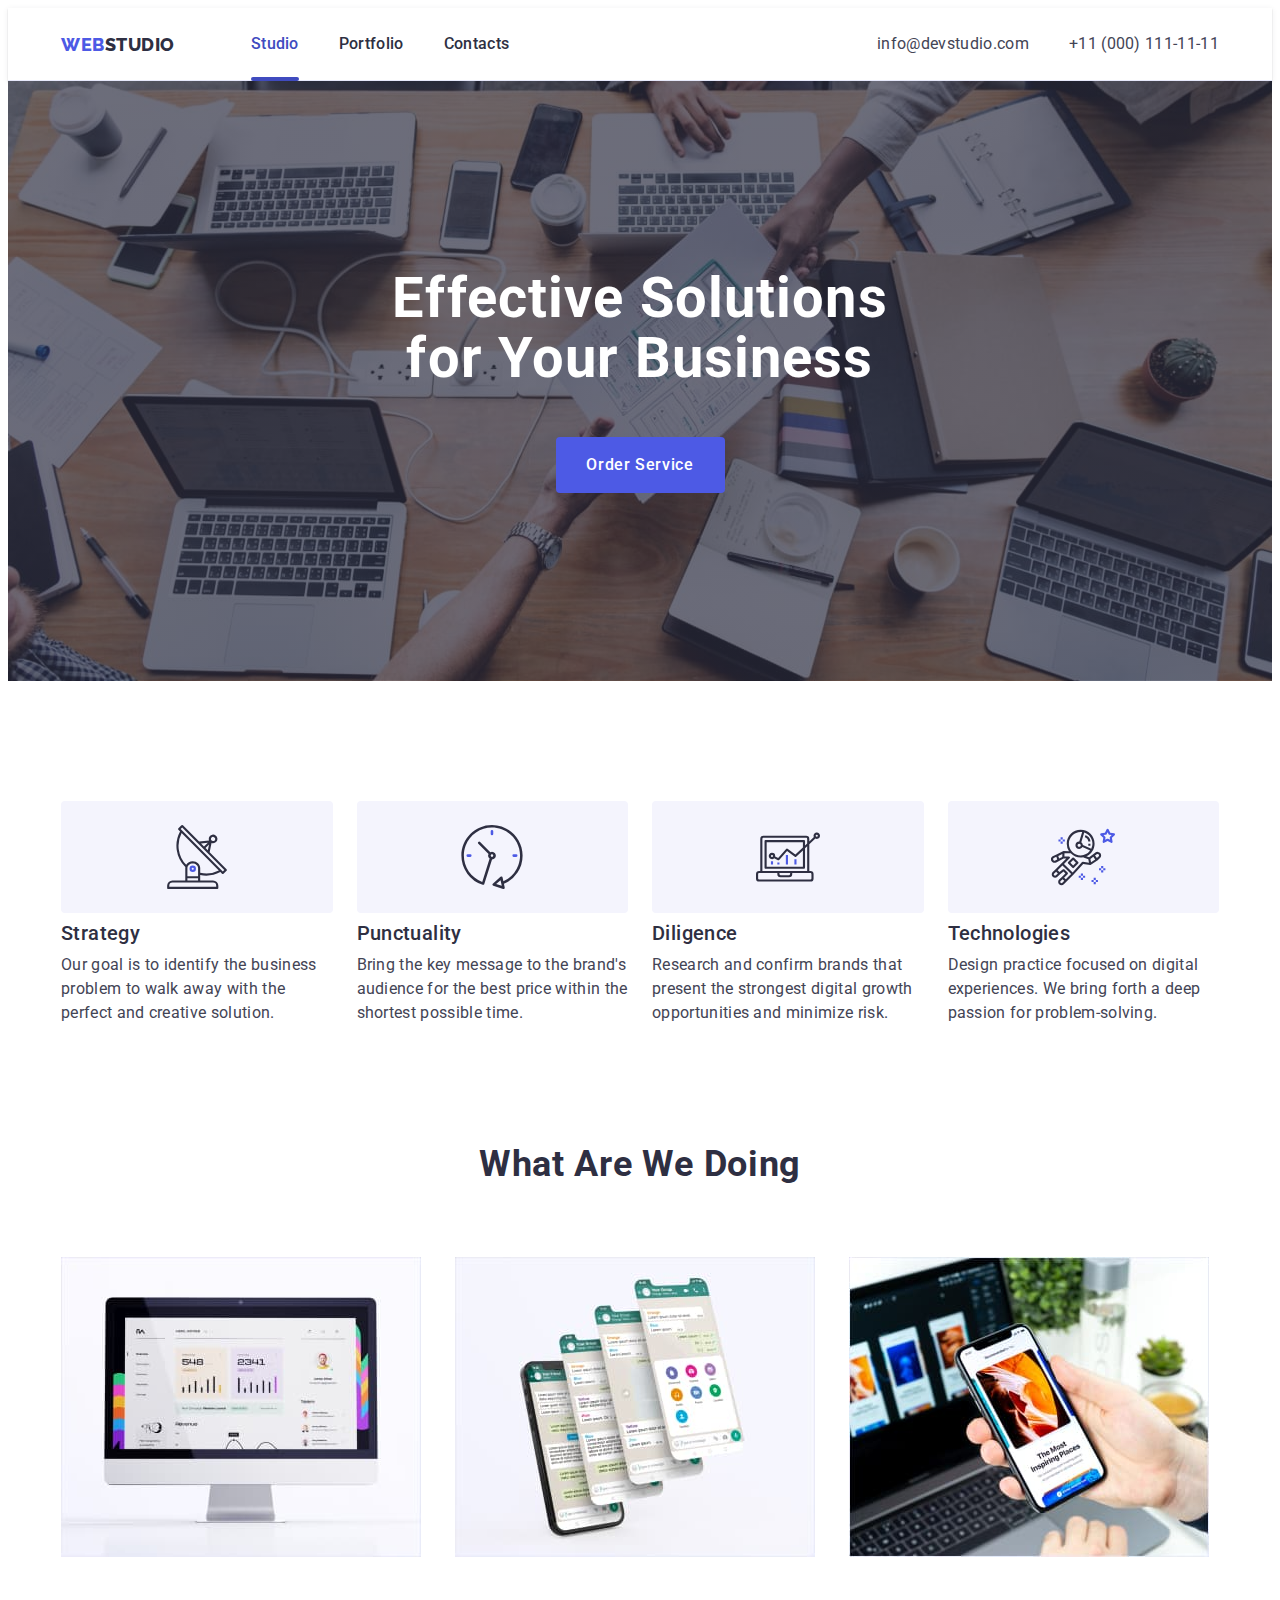
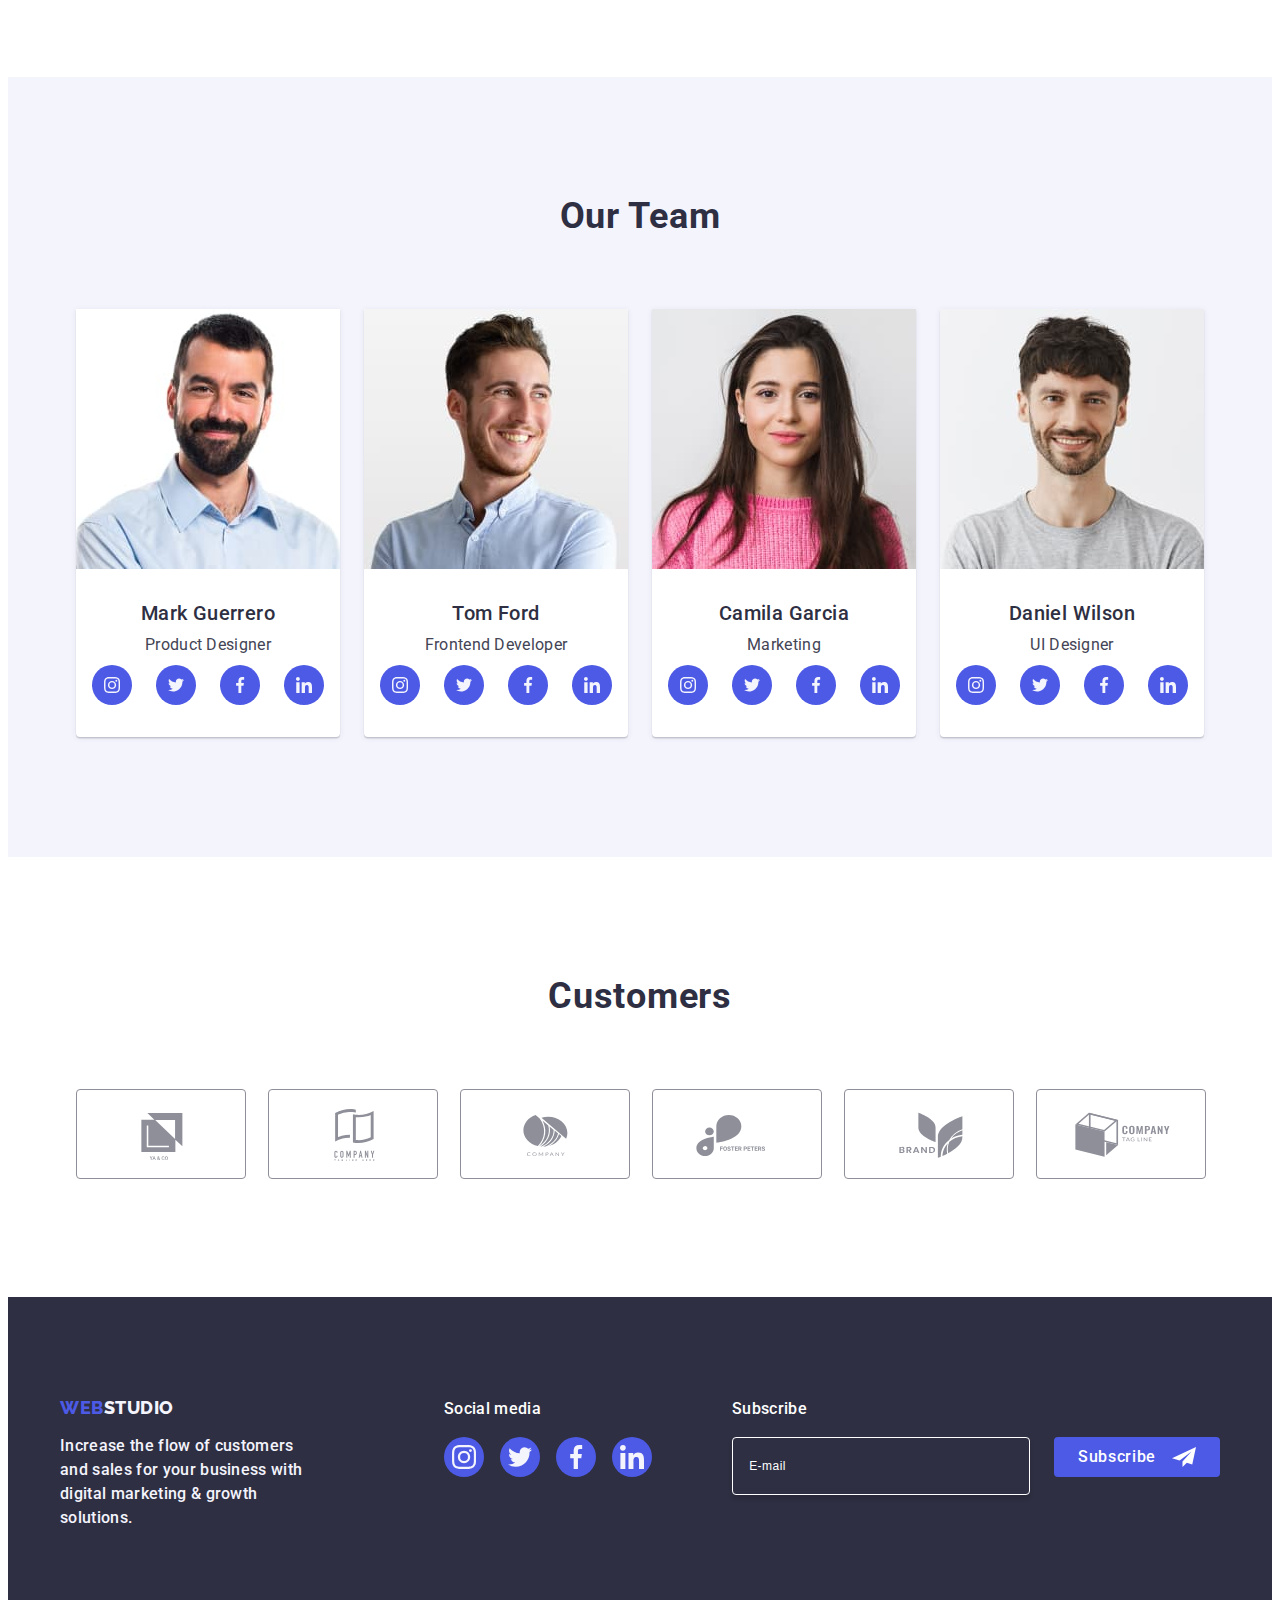
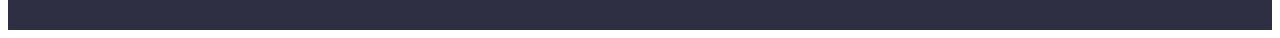
<file: index.html>
<!DOCTYPE html>
<html lang="en">
  <head>
    <meta charset="UTF-8" />
    <meta name="viewport" content="width=device-width, initial-scale=1.0" />
    <link rel="preconnect" href="https://fonts.googleapis.com" />
    <link rel="preconnect" href="https://fonts.gstatic.com" crossorigin />
    <link
      href="https://fonts.googleapis.com/css2?family=Raleway:wght@800&family=Roboto:wght@400;500;700;900&display=swap"
      rel="stylesheet"
    />
    <link
      rel="stylesheet"
      href="https://cdnjs.cloudflare.com/ajax/libs/modern-normalize/2.0.0/modern-normalize.min.css"
      integrity="sha512-4xo8blKMVCiXpTaLzQSLSw3KFOVPWhm/TRtuPVc4WG6kUgjH6J03IBuG7JZPkcWMxJ5huwaBpOpnwYElP/m6wg=="
      crossorigin="anonymous"
      referrerpolicy="no-referrer"
    />
    <link rel="stylesheet" href="./css/styles.css" />
    <title>WEBSTUDIO</title>
  </head>
  <body>
    <header class="menu-header">
      <div class="container menu-container">
        <nav class="menu-nav">
          <a href="./index.html" class="logo link"
            >Web<span class="logo-studio">Studio</span></a
          >
          <div class="mobile-page js-menu-container">
            <button class="menu-btn-mobile-close js-close-menu" type="button">
              <svg class="menu-btn-mobile-icon-close" width="8" height="8">
                <use href="./images/icons.svg#icon-x-close"></use>
              </svg>
            </button>
            <ul class="menu list">
              <li class="menu-li">
                <a href="./index.html" class="menu-page link current">Studio</a>
              </li>
              <li class="menu-li">
                <a href="./portfolio.html" class="menu-page link">Portfolio</a>
              </li>
              <li class="menu-li">
                <a href="" class="menu-page link">Contacts</a>
              </li>
            </ul>
            <address class="contact">
              <ul class="contact-info list">
                <li class="contact-info-li">
                  <a
                    href="mailto:info@devstudio.com"
                    class="contact-info-mt link"
                    >info@devstudio.com</a
                  >
                </li>
                <li>
                  <a
                    href="tel:+110001111111"
                    class="contact-info-mt link current"
                    >+11 (000) 111-11-11</a
                  >
                </li>
              </ul>
            </address>
            <ul class="social-ftr-list list">
              <li class="social-ftr-li">
                <a href="" class="social-ftr-link">
                  <svg class="social-ftr-icon" width="24" height="24">
                    <use href="./images/icons.svg#icon-instagram"></use>
                  </svg>
                </a>
              </li>
              <li class="social-ftr-li">
                <a href="" class="social-ftr-link">
                  <svg class="social-ftr-icon" width="24" height="24">
                    <use href="./images/icons.svg#icon-twitter"></use>
                  </svg>
                </a>
              </li>
              <li class="social-ftr-li">
                <a href="" class="social-ftr-link">
                  <svg class="social-ftr-icon" width="24" height="24">
                    <use href="./images/icons.svg#icon-facebook"></use>
                  </svg>
                </a>
              </li>
              <li class="social-ftr-li">
                <a href="" class="social-ftr-link">
                  <svg class="social-ftr-icon" width="24" height="24">
                    <use href="./images/icons.svg#icon-linkedin"></use>
                  </svg>
                </a>
              </li>
            </ul>
          </div>
          <div class="menu-btn-mobile js-open-menu">
            <svg class="menu-btn-mobile-icon" width="32" height="22">
              <use href="./images/icons.svg#icon-header-menu"></use>
            </svg>
          </div>
        </nav>
        <address class="contact">
          <ul class="contact-info list">
            <li class="contact-info-li">
              <a href="mailto:info@devstudio.com" class="contact-info-mt link"
                >info@devstudio.com</a
              >
            </li>
            <li>
              <a href="tel:+110001111111" class="contact-info-mt link"
                >+11 (000) 111-11-11</a
              >
            </li>
          </ul>
        </address>
      </div>
    </header>

    <main>
      <section class="black">
        <div class="container">
          <h1 class="black-title">Effective Solutions for Your Business</h1>
          <button type="button" class="black-btn" data-modal-open>
            Order Service
          </button>
        </div>
      </section>

      <section class="presentation">
        <div class="container">
          <h2 class="presentation-title visually-hidden">
            Lorem ipsum dolor sit amet.
          </h2>
          <ul class="presentation-cards list">
            <li class="presentation-cards-li">
              <div class="presentation-cards-fon">
                <svg class="icon" width="64" height="64">
                  <use href="./images/icons.svg#icon-antenna"></use>
                </svg>
              </div>
              <h3 class="presentation-subtitle">Strategy</h3>
              <p class="presentation-text">
                Our goal is to identify the business problem to walk away with
                the perfect and creative solution.
              </p>
            </li>
            <li class="presentation-cards-li">
              <div class="presentation-cards-fon">
                <svg class="icon" width="64" height="64">
                  <use href="./images/icons.svg#icon-clock"></use>
                </svg>
              </div>
              <h3 class="presentation-subtitle">Punctuality</h3>
              <p class="presentation-text">
                Bring the key message to the brand's audience for the best price
                within the shortest possible time.
              </p>
            </li>
            <li class="presentation-cards-li">
              <div class="presentation-cards-fon">
                <svg class="icon" width="64" height="64">
                  <use href="./images/icons.svg#icon-diagram"></use>
                </svg>
              </div>
              <h3 class="presentation-subtitle">Diligence</h3>
              <p class="presentation-text">
                Research and confirm brands that present the strongest digital
                growth opportunities and minimize risk.
              </p>
            </li>
            <li class="presentation-cards-li">
              <div class="presentation-cards-fon">
                <svg class="icon" width="64" height="64">
                  <use href="./images/icons.svg#icon-astronaut"></use>
                </svg>
              </div>
              <h3 class="presentation-subtitle">Technologies</h3>
              <p class="presentation-text">
                Design practice focused on digital experiences. We bring forth a
                deep passion for problem-solving.
              </p>
            </li>
          </ul>
        </div>
      </section>

      <section class="working">
        <div class="container">
          <h2 class="working-title">What are we doing</h2>
          <ul class="working-cards list">
            <li class="working-cards-li">
              <img src="./images/foto1.jpg" alt="computer" width="360" />
            </li>
            <li class="working-cards-li">
              <img src="./images/foto2.jpg" alt="mobile_phone" width="360" />
            </li>
            <li class="working-cards-li">
              <img
                src="./images/foto3.jpg"
                alt="laptop_and_mobile"
                width="360"
              />
            </li>
          </ul>
        </div>
      </section>

      <section class="team">
        <div class="container">
          <h2 class="team-title">Our Team</h2>
          <ul class="team-cards list">
            <li class="team-cards-company">
              <picture>
                <source
                  media="(min-width: 320px)"
                  srcset="
                    ./images/mobile-img/team-pd-mob.jpg    1x,
                    ./images/mobile-img/team-pd-mob@2x.jpg 2x
                  "
                />
                <img src="./images/teamfoto_pd.jpg" alt="man" width="264" />
              </picture>
              <div class="team-cards-company-text">
                <h3 class="team-name">Mark Guerrero</h3>
                <p class="team-text">Product Designer</p>
                <ul class="team-social list">
                  <li class="team-social-icon">
                    <a href="" class="team-social-link">
                      <svg class="team-icon" width="16" height="16">
                        <use href="./images/icons.svg#icon-instagram"></use>
                      </svg>
                    </a>
                  </li>
                  <li class="team-social-icon">
                    <a href="" class="team-social-link">
                      <svg class="team-icon" width="16" height="16">
                        <use href="./images/icons.svg#icon-twitter"></use>
                      </svg>
                    </a>
                  </li>
                  <li class="team-social-icon">
                    <a href="" class="team-social-link">
                      <svg class="team-icon" width="16" height="16">
                        <use href="./images/icons.svg#icon-facebook"></use>
                      </svg>
                    </a>
                  </li>
                  <li class="team-social-icon">
                    <a href="" class="team-social-link">
                      <svg class="team-icon" width="16" height="16">
                        <use href="./images/icons.svg#icon-linkedin"></use>
                      </svg>
                    </a>
                  </li>
                </ul>
              </div>
            </li>
            <li class="team-cards-company">
              <picture>
                <source
                  media="(min-width: 320px)"
                  srcset="
                    ./images/mobile-img/team-fd-mob.jpg    1x,
                    ./images/mobile-img/team-fd-mob@2x.jpg 2x
                  "
                />
                <img src="./images/teamfoto_fd.jpg" alt="man" width="264" />
              </picture>
              <div class="team-cards-company-text">
                <h3 class="team-name">Tom Ford</h3>
                <p class="team-text">Frontend Developer</p>
                <ul class="team-social list">
                  <li class="team-social-icon">
                    <a href="" class="team-social-link">
                      <svg class="team-icon" width="16" height="16">
                        <use href="./images/icons.svg#icon-instagram"></use>
                      </svg>
                    </a>
                  </li>
                  <li class="team-social-icon">
                    <a href="" class="team-social-link">
                      <svg class="team-icon" width="16" height="16">
                        <use href="./images/icons.svg#icon-twitter"></use>
                      </svg>
                    </a>
                  </li>
                  <li class="team-social-icon">
                    <a href="" class="team-social-link">
                      <svg class="team-icon" width="16" height="16">
                        <use href="./images/icons.svg#icon-facebook"></use>
                      </svg>
                    </a>
                  </li>
                  <li class="team-social-icon">
                    <a href="" class="team-social-link">
                      <svg class="team-icon" width="16" height="16">
                        <use href="./images/icons.svg#icon-linkedin"></use>
                      </svg>
                    </a>
                  </li>
                </ul>
              </div>
            </li>
            <li class="team-cards-company">
              <picture>
                <source
                  media="(min-width: 320px)"
                  srcset="
                    ./images/mobile-img/team-mk-mob.jpg    1x,
                    ./images/mobile-img/team-mk-mob@2x.jpg 2x
                  "
                />
                <img src="./images/teamfoto_mk.jpg" alt="woman" width="264" />
              </picture>
              <div class="team-cards-company-text">
                <h3 class="team-name">Camila Garcia</h3>
                <p class="team-text">Marketing</p>
                <ul class="team-social list">
                  <li class="team-social-icon">
                    <a href="" class="team-social-link">
                      <svg class="team-icon" width="16" height="16">
                        <use href="./images/icons.svg#icon-instagram"></use>
                      </svg>
                    </a>
                  </li>
                  <li class="team-social-icon">
                    <a href="" class="team-social-link">
                      <svg class="team-icon" width="16" height="16">
                        <use href="./images/icons.svg#icon-twitter"></use>
                      </svg>
                    </a>
                  </li>
                  <li class="team-social-icon">
                    <a href="" class="team-social-link">
                      <svg class="team-icon" width="16" height="16">
                        <use href="./images/icons.svg#icon-facebook"></use>
                      </svg>
                    </a>
                  </li>
                  <li class="team-social-icon">
                    <a href="" class="team-social-link">
                      <svg class="team-icon" width="16" height="16">
                        <use href="./images/icons.svg#icon-linkedin"></use>
                      </svg>
                    </a>
                  </li>
                </ul>
              </div>
            </li>
            <li class="team-cards-company">
              <picture>
                <source
                  media="(min-width: 320px)"
                  srcset="
                    ./images/mobile-img/team-uid-mob.jpg    1x,
                    ./images/mobile-img/team-uid-mob@2x.jpg 2x
                  "
                />
                <img src="./images/teamfoto_uid.jpg" alt="man" width="264" />
              </picture>
              <div class="team-cards-company-text">
                <h3 class="team-name">Daniel Wilson</h3>
                <p class="team-text">UI Designer</p>
                <ul class="team-social list">
                  <li class="team-social-icon">
                    <a href="" class="team-social-link">
                      <svg class="team-icon" width="16" height="16">
                        <use href="./images/icons.svg#icon-instagram"></use>
                      </svg>
                    </a>
                  </li>
                  <li class="team-social-icon">
                    <a href="" class="team-social-link">
                      <svg class="team-icon" width="16" height="16">
                        <use href="./images/icons.svg#icon-twitter"></use>
                      </svg>
                    </a>
                  </li>
                  <li class="team-social-icon">
                    <a href="" class="team-social-link">
                      <svg class="team-icon" width="16" height="16">
                        <use href="./images/icons.svg#icon-facebook"></use>
                      </svg>
                    </a>
                  </li>
                  <li class="team-social-icon">
                    <a href="" class="team-social-link">
                      <svg class="team-icon" width="16" height="16">
                        <use href="./images/icons.svg#icon-linkedin"></use>
                      </svg>
                    </a>
                  </li>
                </ul>
              </div>
            </li>
          </ul>
        </div>
      </section>

      <section class="customers">
        <div class="container">
          <h2 class="customers-title">Customers</h2>
          <ul class="customers-cards list">
            <li class="customers-cards-li">
              <a href="" class="customers-link">
                <svg class="customers-icon" width="104" height="56">
                  <use href="./images/icons.svg#icon-customers-logo1"></use>
                </svg>
              </a>
            </li>
            <li class="customers-cards-li">
              <a href="" class="customers-link">
                <svg class="customers-icon" width="104" height="56">
                  <use href="./images/icons.svg#icon-customers-logo2"></use>
                </svg>
              </a>
            </li>
            <li class="customers-cards-li">
              <a href="" class="customers-link">
                <svg class="customers-icon" width="104" height="56">
                  <use href="./images/icons.svg#icon-customers-logo3"></use>
                </svg>
              </a>
            </li>
            <li class="customers-cards-li">
              <a href="" class="customers-link">
                <svg class="customers-icon" width="104" height="56">
                  <use href="./images/icons.svg#icon-customers-logo4"></use>
                </svg>
              </a>
            </li>
            <li class="customers-cards-li">
              <a href="" class="customers-link">
                <svg class="customers-icon" width="104" height="56">
                  <use href="./images/icons.svg#icon-customers-logo5"></use>
                </svg>
              </a>
            </li>
            <li class="customers-cards-li">
              <a href="" class="customers-link">
                <svg class="customers-icon" width="104" height="56">
                  <use href="./images/icons.svg#icon-customers-logo6"></use>
                </svg>
              </a>
            </li>
          </ul>
        </div>
      </section>
    </main>

    <footer class="ftr">
      <div class="container ftr-changes">
        <div class="ftr-title">
          <a href="./index.html" class="ftr-logo link"
            >Web<span class="ftr-logo-studio">Studio</span>
          </a>
          <p class="ftr-text">
            Increase the flow of customers and sales for your business with
            digital marketing & growth solutions.
          </p>
        </div>
        <div class="social-ftr">
          <p class="social-ftr-text">Social media</p>
          <ul class="social-ftr-list list">
            <li class="social-ftr-li">
              <a href="" class="social-ftr-link">
                <svg class="social-ftr-icon" width="24" height="24">
                  <use href="./images/icons.svg#icon-instagram"></use>
                </svg>
              </a>
            </li>
            <li class="social-ftr-li">
              <a href="" class="social-ftr-link">
                <svg class="social-ftr-icon" width="24" height="24">
                  <use href="./images/icons.svg#icon-twitter"></use>
                </svg>
              </a>
            </li>
            <li class="social-ftr-li">
              <a href="" class="social-ftr-link">
                <svg class="social-ftr-icon" width="24" height="24">
                  <use href="./images/icons.svg#icon-facebook"></use>
                </svg>
              </a>
            </li>
            <li class="social-ftr-li">
              <a href="" class="social-ftr-link">
                <svg class="social-ftr-icon" width="24" height="24">
                  <use href="./images/icons.svg#icon-linkedin"></use>
                </svg>
              </a>
            </li>
          </ul>
        </div>
        <div class="ftr-modal">
          <p class="ftr-subscribe">Subscribe</p>
          <form
            name="ftr-modal-form"
            autocomplete="off"
            novalidate
            class="ftr-form"
          >
            <label class="ftr-label">
              <input
                type="email"
                name="subscribe"
                placeholder="E-mail"
                class="ftr-input"
              />
            </label>
            <button type="submit" class="ftr-modal-btn">
              Subscribe
              <svg class="ftr-modal-icon" width="24" height="24">
                <use href="./images/icons.svg#icon-frame"></use>
              </svg>
            </button>
          </form>
        </div>
      </div>
    </footer>

    <div class="backdrop is-hidden" data-modal>
      <div class="modal">
        <button class="modal-btn" type="button" data-modal-close>
          <svg class="modal-icon" width="8" height="8">
            <use href="./images/icons.svg#icon-x-close"></use>
          </svg>
        </button>

        <p class="modal-title">Leave your contacts and we will call you back</p>
        <form name="reviews-form" class="modal-form">
          <div class="modal-form-box">
            <label for="user-name" class="modal-label">Name</label>
            <div class="modal-box">
              <input
                type="text"
                name="user-name"
                id="user-name"
                class="modal-input"
              />
              <svg class="form-icon" width="18" height="24">
                <use href="./images/icons.svg#icon-name"></use>
              </svg>
            </div>
          </div>
          <div class="modal-form-box">
            <label for="user-phone" class="modal-label">Phone</label>
            <div class="modal-box">
              <input
                type="tel"
                name="user-phone"
                id="user-phone"
                class="modal-input"
              />
              <svg class="form-icon" width="18" height="24">
                <use href="./images/icons.svg#icon-phone"></use>
              </svg>
            </div>
          </div>
          <div class="modal-form-box">
            <label for="user-email" class="modal-label">Email</label>
            <div class="modal-box">
              <input
                type="email"
                name="user-email"
                id="user-email"
                class="modal-input"
              />
              <svg class="form-icon" width="18" height="24">
                <use href="./images/icons.svg#icon-email"></use>
              </svg>
            </div>
          </div>
          <div class="modal-form-box-comment">
            <label for="user-comment" class="modal-label">Comment</label>
            <textarea
              name="user-comment"
              rows="4"
              id="user-comment"
              placeholder="Text input"
              class="modal-textarea"
            ></textarea>
          </div>

          <div class="modal-checkbox">
            <input
              class="checkbox-class visually-hidden"
              type="checkbox"
              name="user-privacy"
              id="user-privacy"
              value="true"
            />
            <label class="form-checkbox" for="user-privacy">
              <span class="checkbox-form">
                <svg class="checkbox-icon" width="10" height="8">
                  <use href="./images/icons.svg#icon-vector"></use>
                </svg>
              </span>
              I accept the terms and conditions of the
              <a class="form-agreement-link" href="">Privacy Policy</a>
            </label>
          </div>
          <button class="checkbox-btn" type="submit" data-modal-send>
            Send
          </button>
        </form>
      </div>
    </div>

    <script src="./js/modal.js"></script>
    <script defer src="js/mobile-menu.js"></script>
  </body>
</html>
</file>
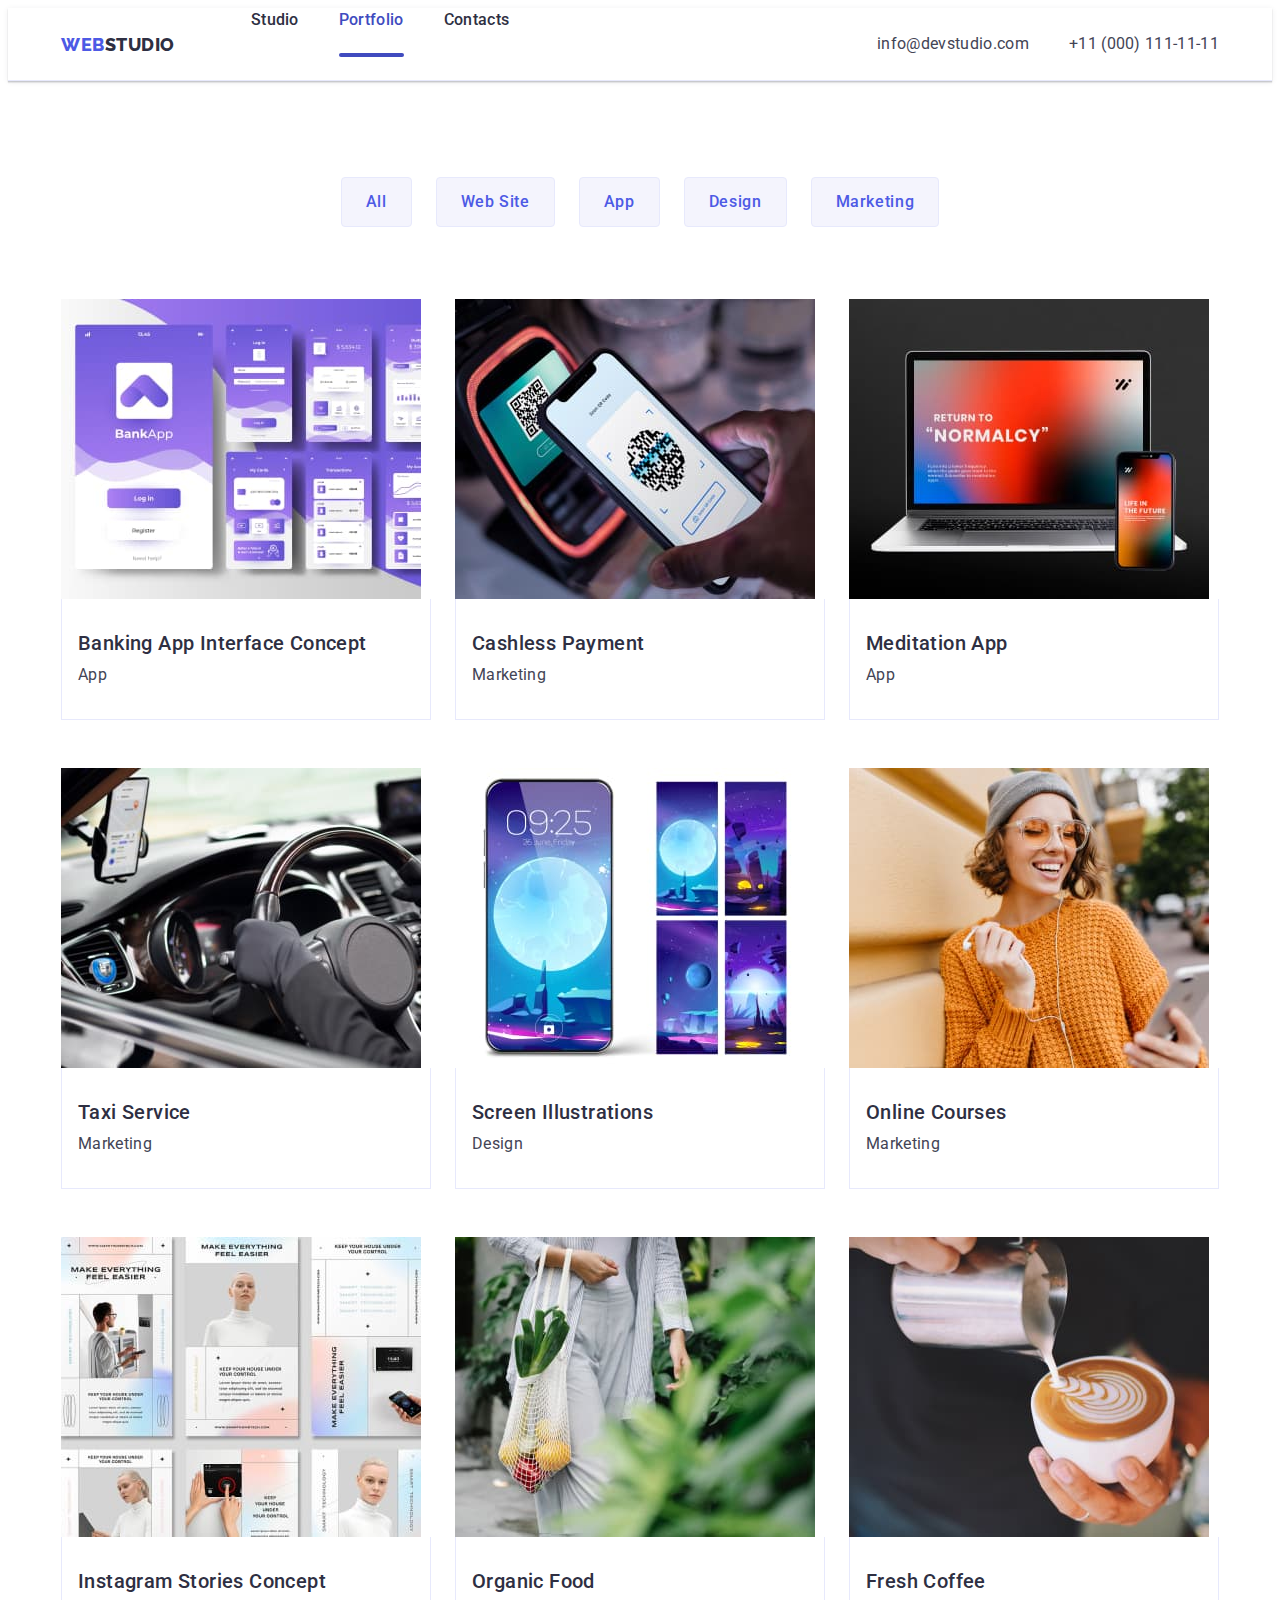
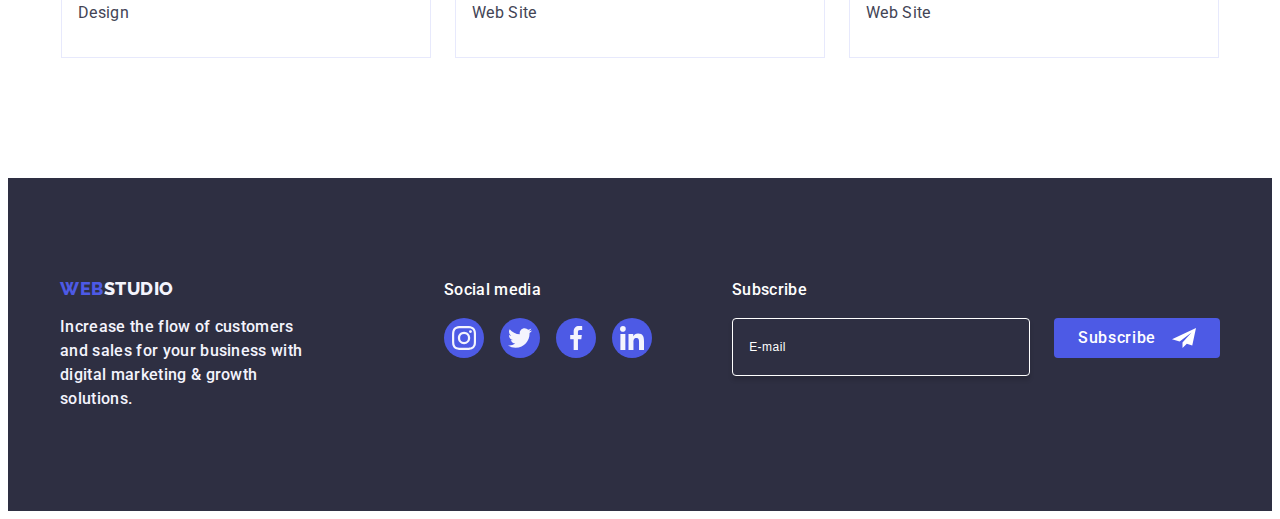
<file: portfolio.html>
<!DOCTYPE html>
<html lang="en">
  <head>
    <meta charset="UTF-8" />
    <meta name="viewport" content="width=device-width, initial-scale=1.0" />
    <link rel="preconnect" href="https://fonts.googleapis.com" />
    <link rel="preconnect" href="https://fonts.gstatic.com" crossorigin />
    <link
      href="https://fonts.googleapis.com/css2?family=Raleway:wght@800&family=Roboto:wght@400;500;700;900&display=swap"
      rel="stylesheet"
    />
    <link
      rel="stylesheet"
      href="https://cdnjs.cloudflare.com/ajax/libs/modern-normalize/2.0.0/modern-normalize.min.css"
      integrity="sha512-4xo8blKMVCiXpTaLzQSLSw3KFOVPWhm/TRtuPVc4WG6kUgjH6J03IBuG7JZPkcWMxJ5huwaBpOpnwYElP/m6wg=="
      crossorigin="anonymous"
      referrerpolicy="no-referrer"
    />
    <link rel="stylesheet" href="./css/styles.css" />
    <title>WEBSTUDIO</title>
  </head>
  <body>
    <header class="menu-header">
      <div class="container menu-container">
        <nav class="menu-nav">
          <a href="./index.html" class="logo link"
            >Web<span class="logo-studio">Studio</span></a
          >
          <ul class="menu list">
            <li>
              <a href="./index.html" class="menu-page link">Studio</a>
            </li>
            <li>
              <a href="./portfolio.html" class="menu-page link current"
                >Portfolio</a
              >
            </li>
            <li>
              <a href="" class="menu-page link">Contacts</a>
            </li>
          </ul>
        </nav>
        <address class="contact">
          <ul class="contact-info list">
            <li>
              <a href="mailto:info@devstudio.com" class="contact-info-mt link"
                >info@devstudio.com</a
              >
            </li>
            <li>
              <a href="tel:+110001111111" class="contact-info-mt link"
                >+11 (000) 111-11-11</a
              >
            </li>
          </ul>
        </address>
      </div>
    </header>

    <main>
      <section class="filter">
        <div class="container">
          <h1 class="filter-title visually-hidden">
            Lorem ipsum dolor sit amet consectetur, adipisicing elit.
          </h1>
          <ul class="filter-btn list">
            <li>
              <button type="button" class="filter-btn-group">All</button>
            </li>
            <li>
              <button type="button" class="filter-btn-group">Web Site</button>
            </li>
            <li>
              <button type="button" class="filter-btn-group">App</button>
            </li>
            <li>
              <button type="button" class="filter-btn-group">Design</button>
            </li>
            <li>
              <button type="button" class="filter-btn-group">Marketing</button>
            </li>
          </ul>

          <ul class="filter-projects list">
            <li class="filter-projects-li">
              <a href="#" class="filter-projects-cards link">
                <div class="filter-overlay">
                  <img
                    src="./images/app-banking.jpg"
                    alt="banking app"
                    width="360"
                    height="300"
                  />
                  <p class="filter-text-overlay">
                    14 Stylish and User-Friendly App Design Concepts · Task
                    Manager App · Calorie Tracker App · Exotic Fruit Ecommerce
                    App · Cloud Storage App
                  </p>
                </div>
                <div class="filter-projects-cards-text">
                  <h2 class="filter-projects-cards-text-name">
                    Banking App Interface Concept
                  </h2>
                  <p class="filter-projects-cards-text-platform">App</p>
                </div>
              </a>
            </li>
            <li class="filter-projects-li">
              <a href="#" class="filter-projects-cards link">
                <div class="filter-overlay">
                  <img
                    src="./images/marketing-cashless.jpg"
                    alt="cashless payment"
                    width="360"
                    height="300"
                  />
                  <p class="filter-text-overlay">
                    14 Stylish and User-Friendly App Design Concepts · Task
                    Manager App · Calorie Tracker App · Exotic Fruit Ecommerce
                    App · Cloud Storage App
                  </p>
                </div>
                <div class="filter-projects-cards-text">
                  <h2 class="filter-projects-cards-text-name">
                    Cashless Payment
                  </h2>
                  <p class="filter-projects-cards-text-platform">Marketing</p>
                </div>
              </a>
            </li>
            <li class="filter-projects-li">
              <a href="#" class="filter-projects-cards link">
                <div class="filter-overlay">
                  <img
                    src="./images/app-meditation.jpg"
                    alt="laptop"
                    width="360"
                    height="300"
                  />
                  <p class="filter-text-overlay">
                    14 Stylish and User-Friendly App Design Concepts · Task
                    Manager App · Calorie Tracker App · Exotic Fruit Ecommerce
                    App · Cloud Storage App
                  </p>
                </div>
                <div class="filter-projects-cards-text">
                  <h2 class="filter-projects-cards-text-name">
                    Meditation App
                  </h2>
                  <p class="filter-projects-cards-text-platform">App</p>
                </div>
              </a>
            </li>
            <li class="filter-projects-li">
              <a href="#" class="filter-projects-cards link">
                <div class="filter-overlay">
                  <img
                    src="./images/marketing-taxi.jpg"
                    alt="car"
                    width="360"
                    height="300"
                  />
                  <p class="filter-text-overlay">
                    14 Stylish and User-Friendly App Design Concepts · Task
                    Manager App · Calorie Tracker App · Exotic Fruit Ecommerce
                    App · Cloud Storage App
                  </p>
                </div>
                <div class="filter-projects-cards-text">
                  <h2 class="filter-projects-cards-text-name">Taxi Service</h2>
                  <p class="filter-projects-cards-text-platform">Marketing</p>
                </div>
              </a>
            </li>
            <li class="filter-projects-li">
              <a href="#" class="filter-projects-cards link">
                <div class="filter-overlay">
                  <img
                    src="./images/design-screen.jpg"
                    alt="screen illustrations"
                    width="360"
                    height="300"
                  />
                  <p class="filter-text-overlay">
                    14 Stylish and User-Friendly App Design Concepts · Task
                    Manager App · Calorie Tracker App · Exotic Fruit Ecommerce
                    App · Cloud Storage App
                  </p>
                </div>
                <div class="filter-projects-cards-text">
                  <h2 class="filter-projects-cards-text-name">
                    Screen Illustrations
                  </h2>
                  <p class="filter-projects-cards-text-platform">Design</p>
                </div>
              </a>
            </li>
            <li class="filter-projects-li">
              <a href="#" class="filter-projects-cards link">
                <div class="filter-overlay">
                  <img
                    src="./images/marketing-online.jpg"
                    alt="woman with mobile_phone"
                    width="360"
                    height="300"
                  />
                  <p class="filter-text-overlay">
                    14 Stylish and User-Friendly App Design Concepts · Task
                    Manager App · Calorie Tracker App · Exotic Fruit Ecommerce
                    App · Cloud Storage App
                  </p>
                </div>
                <div class="filter-projects-cards-text">
                  <h2 class="filter-projects-cards-text-name">
                    Online Courses
                  </h2>
                  <p class="filter-projects-cards-text-platform">Marketing</p>
                </div>
              </a>
            </li>
            <li class="filter-projects-li">
              <a href="#" class="filter-projects-cards link">
                <div class="filter-overlay">
                  <img
                    src="./images/design-instagram.jpg"
                    alt="makets"
                    width="360"
                    height="300"
                  />
                  <p class="filter-text-overlay">
                    14 Stylish and User-Friendly App Design Concepts · Task
                    Manager App · Calorie Tracker App · Exotic Fruit Ecommerce
                    App · Cloud Storage App
                  </p>
                </div>
                <div class="filter-projects-cards-text">
                  <h2 class="filter-projects-cards-text-name">
                    Instagram Stories Concept
                  </h2>
                  <p class="filter-projects-cards-text-platform">Design</p>
                </div>
              </a>
            </li>
            <li class="filter-projects-li">
              <a href="#" class="filter-projects-cards link">
                <div class="filter-overlay">
                  <img
                    src="./images/ws-organic.jpg"
                    alt="human with vegetables"
                    width="360"
                    height="300"
                  />
                  <p class="filter-text-overlay">
                    14 Stylish and User-Friendly App Design Concepts · Task
                    Manager App · Calorie Tracker App · Exotic Fruit Ecommerce
                    App · Cloud Storage App
                  </p>
                </div>
                <div class="filter-projects-cards-text">
                  <h2 class="filter-projects-cards-text-name">Organic Food</h2>
                  <p class="filter-projects-cards-text-platform">Web Site</p>
                </div>
              </a>
            </li>
            <li class="filter-projects-li">
              <a href="#" class="filter-projects-cards link">
                <div class="filter-overlay">
                  <img
                    src="./images/ws-coffee.jpg"
                    alt="cup with coffee"
                    width="360"
                    height="300"
                  />
                  <p class="filter-text-overlay">
                    14 Stylish and User-Friendly App Design Concepts · Task
                    Manager App · Calorie Tracker App · Exotic Fruit Ecommerce
                    App · Cloud Storage App
                  </p>
                </div>
                <div class="filter-projects-cards-text">
                  <h2 class="filter-projects-cards-text-name">Fresh Coffee</h2>
                  <p class="filter-projects-cards-text-platform">Web Site</p>
                </div>
              </a>
            </li>
          </ul>
        </div>
      </section>
    </main>

    <footer class="ftr">
      <div class="container ftr-changes">
        <div class="ftr-title">
          <a href="./index.html" class="ftr-logo link"
            >Web<span class="ftr-logo-studio">Studio</span>
          </a>
          <p class="ftr-text">
            Increase the flow of customers and sales for your business with
            digital marketing & growth solutions.
          </p>
        </div>
        <div class="social-ftr">
          <p class="social-ftr-text">Social media</p>
          <ul class="social-ftr-list list">
            <li class="social-ftr-li">
              <a href="" class="social-ftr-link">
                <svg class="social-ftr-icon" width="24" height="24">
                  <use href="./images/icons.svg#icon-instagram"></use>
                </svg>
              </a>
            </li>
            <li class="social-ftr-li">
              <a href="" class="social-ftr-link">
                <svg class="social-ftr-icon" width="24" height="24">
                  <use href="./images/icons.svg#icon-twitter"></use>
                </svg>
              </a>
            </li>
            <li class="social-ftr-li">
              <a href="" class="social-ftr-link">
                <svg class="social-ftr-icon" width="24" height="24">
                  <use href="./images/icons.svg#icon-facebook"></use>
                </svg>
              </a>
            </li>
            <li class="social-ftr-li">
              <a href="" class="social-ftr-link">
                <svg class="social-ftr-icon" width="24" height="24">
                  <use href="./images/icons.svg#icon-linkedin"></use>
                </svg>
              </a>
            </li>
          </ul>
        </div>
        <div class="ftr-modal">
          <p class="ftr-subscribe">Subscribe</p>
          <form
            name="ftr-modal-form"
            autocomplete="off"
            novalidate
            class="ftr-form"
          >
            <label class="ftr-label">
              <input
                type="email"
                name="subscribe"
                placeholder="E-mail"
                class="ftr-input"
              />
            </label>
            <button type="submit" class="ftr-modal-btn">
              Subscribe
              <svg class="ftr-modal-icon" width="24" height="24">
                <use href="./images/icons.svg#icon-frame"></use>
              </svg>
            </button>
          </form>
        </div>
      </div>
    </footer>
  </body>
</html>
</file>
<file: css/styles.css>
:root {
    --brand-color: rgba(77, 90, 229, 1);;
    --text-main: rgba(46, 47, 66, 1);   
    --text-address: rgba(67, 68, 85, 1);
    --color-change: rgba(64, 75, 191, 1);
    --bgcolor-all: rgba(255, 255, 255, 1);
    --bgimg: rgba(231, 233, 252, 1);
    --bgteam: rgba(244, 244, 253, 1);
    --bggreen: rgba(49, 208, 170, 1);
    --light-slate: rgba(142, 143, 153, 1);
    --bg-backdrop: rgba(46, 47, 66, 0.4);
    --bg-modal: rgba(252, 252, 252, 1);
}

h1, h2, h3, p {
    margin: 0;
    padding: 0;
}

ul {
    margin: 0;
    padding-left: 0;
}

img {
    display: block;
    max-width: 100%;
    height: auto;
}

.container {
  min-width: 320px;
  max-width: 428px;
  margin: 0 auto;
  padding: 0 16px;
}
@media only screen and (max-width: 767px) {
  .container {
    text-align: center;
  }
}
@media only screen and (min-width: 768px) {
  .container {
    max-width: 768px;
  }
}
@media only screen and (min-width: 1158px) {
  .container {
    max-width: 1158px;
    padding: 0 15px;
    margin: 0 auto;
  }
}


.visually-hidden {
    position: absolute;
    width: 1px;
    height: 1px;
    margin: -1px;
    border: 0;
    padding: 0;
    white-space: nowrap;
    clip-path: inset(100%);
    clip: rect(0 0 0 0);
    overflow: hidden;
}

body {
    font-family: "Roboto", sans-serif;
    color: #434455;
    color: var(--text-address);
    background-color: var(--bgcolor-all);
}



/* =====HEADER===== */
.logo {
    display: inline-block;
    padding: 25.5px 0 25.5px 0;
    margin-right: 76px;
    color: var(--IRIS, #4D5AE5);
    font-family: "Raleway", sans-serif;
    font-weight: 800;
    font-size: 18px;
    line-height: 1.17;
    letter-spacing: 0.54px;
    text-transform: uppercase;
    transition: color 250ms cubic-bezier(0.4, 0, 0.2, 1);
}
.logo-studio {
    color: var(--text-main);
    
}
.logo:hover .logo-studio {
    color: var(--color-change);
}
.link {
    text-decoration: none;
}

.list {
    list-style-type: none;
}
.menu-header {
    border-bottom: 1px solid var(--bgimg);
    box-shadow: 0px 2px 1px rgba(46, 47, 66, 0.08), 0px 1px 1px rgba(46, 47, 66, 0.16), 0px 1px 6px rgba(46, 47, 66, 0.08);
}

.mobile-page {
  position: fixed;
  top: 0;
  left: 0;

  display: flex;
  flex-direction: column;
  width: 100vw;
  height: 100vh;
  padding: 80px 35px 40px 40px;
  background-color: var(--bgcolor-all);
  z-index: 999;

  transform: translateX(100%);
  transition: transform 250ms ease-in-out;
}

.mobile-page.is-open {
  transform: translateX(0);
}

.mobile-page .menu-btn-mobile-close {
  position: absolute;
  top: 24px;
  right: 24px;

  display: flex;
  justify-content: center;
  align-items: center;

  width: 28px;
  height: 28px;

  background-color: transparent;
  border: 1px solid var(--bgimg);
  border-radius: 50%;
  color: var(--text-main);
}
    
.menu-btn-mobile-icon-close {
    fill: currentColor;
}
@media only screen and (min-width: 768px) {
    .mobile-page .menu-btn-mobile-close {
        display: none;
    }
}

.menu {
    display: flex;
    flex-direction: column;
    align-items: flex-start;
    margin-bottom: auto;
}
@media only screen and (min-width: 768px) {
    .menu {
        display: flex;
        flex-direction: row;
        align-items: center;
        grid-gap: 40px;
    }
}

.mobile-page .menu-li:not(:last-child) {
  margin-bottom: 40px;
}
@media only screen and (min-width: 768px) {
    .mobile-page .menu-li:not(:last-child) {
        margin-bottom: 0;
    }
}

.menu-page {
  font-size: 36px;
  font-weight: 700;
  line-height: 1.11;
  letter-spacing: 0.02em;
  text-transform: capitalize;
  color: var(--text-main);
}

.menu-page.current {
  color: var(--color-change);
}
    
@media only screen and (min-width: 768px) {
    .menu-container {
        position: relative;
        display: flex;
        flex-direction: row;
        align-items: center;
        width: auto;
        height: auto;
        transform: none;
        transition: none;
    }
    .menu-container .menu-btn-mobile {
        display: none;
    }
    .mobile-page {
        position: relative;
        display: flex;
        flex-direction: row;
        align-items: center;
        width: auto;
        height: auto;
        padding: 0;
        transform: none;
        transition: none;
    }
    .mobile-page .contact {
        display: none;
    }
    .mobile-page .social-ftr-list {
        display: none;
    }
}

.menu-nav {
    display: flex;
    align-items: center;
    justify-content: space-between;
}

.current::after {
    content: '';
    display: block;
    position: absolute;
    bottom: -4px;
    color: var(--color-change);
    width: 100%;
    height: 4px;
    border-radius: 2px;
    background-color: var(--brand-color);
    background-color: #404bbf;
}


@media only screen and (min-width: 768px) {
.menu-page {
    position: relative;
    padding: 24px 0;
    font-size: 16px;
    line-height: 1.5;
    letter-spacing: 0.02em;
    font-weight: 500;
    color: var(--text-main);
    transition: color 250ms cubic-bezier(0.4, 0, 0.2, 1);
}
}
@media only screen and (min-width: 1158px) {
.menu li .menu-page:hover,
.menu li .menu-page:focus {
    color: var(--color-change);
}
}


@media only screen and (min-width: 768px) {
.contact {
    font-style: normal;
    margin-left: auto;
}
}

.contact-info {
    display: none;
}
.mobile-page .contact-info {
    display: flex;
    flex-direction: column-reverse;
    gap: 40px;
    margin-bottom: 48px;
    align-items: flex-start;
}
@media only screen and (min-width: 768px) {
    .contact-info {
        display: flex;
        flex-direction: column;
        gap: 12px;
        margin-bottom: 0;
    }
}
@media only screen and (min-width: 1158px) {
    .contact-info {
        display: flex;
        flex-direction: row;
        grid-gap: 40px;
    }
}
.contact-info-mt {
    color: var(--text-address);
    font-family: Roboto;
    font-size: 20px;
    font-style: normal;
    font-weight: 500;
    line-height: 1.2;
    letter-spacing: 0.02em;
}

.contact-info-mt.current {
    color: var(--color-change);
    font-size: 36px;
    font-style: normal;
    font-weight: 700;
}

@media only screen and (min-width: 768px) {
    .contact-info-mt {
        font-family: Roboto;
        font-size: 12px;
        font-weight: 400;
        line-height: 1.17;
        letter-spacing: 0.04em;
        color: var(--text-address);
        transition: color 250ms cubic-bezier(0.4, 0, 0.2, 1);
    } 
}
@media only screen and (min-width: 1158px) {
    .contact-info-mt {
        font-family: Roboto;
        font-size: 16px;
        line-height: 1.5;
        letter-spacing: 0.02em;
        color: var(--text-address);
        transition: color 250ms cubic-bezier(0.4, 0, 0.2, 1);
    }
}

.contact .contact-info li .contact-info-mt:hover,
.contact .contact-info li .contact-info-mt:focus {
    color: var(--color-change);
    transition-timing-function: cubic-bezier(0.4, 0, 0.2, 1);
}

.menu-btn-mobile {
    display: flex;
    align-items: center;
    stroke: var(--text-main);
}
@media only screen and (min-width: 768px) {
    .menu-btn-mobile {
        display: none;
    }
}
/* =====Studio. Section 1===== */
.black {
        background-position: center;
        background-color: var(--text-main);
        background-image: linear-gradient(rgba(46, 47, 66, 0.7), rgba(46, 47, 66, 0.7)), url(../images/mobile-img/dark-bg.jpg);
        background-repeat: no-repeat;
        background-size: cover;
        padding: 112px 0 112px;
        margin: 0 auto;
    }
@media (min-resolution: 192dpi) {
    .black {
        background-image: linear-gradient(rgba(46, 47, 66, 0.7), rgba(46, 47, 66, 0.7)), url(../images/mobile-img/dark-bg@2x.jpg);
    }
}
@media only screen and (min-width: 768px) {
    .black {
        background-image: linear-gradient(rgba(46, 47, 66, 0.7), rgba(46, 47, 66, 0.7)), url(../images/tablet-img/Dark-bg-tab.jpg);
    }
    @media (min-resolution: 192dpi) {
        .black {
        background-image: linear-gradient(rgba(46, 47, 66, 0.7), rgba(46, 47, 66, 0.7)), url(../images/main-fon@2x.jpg);
    }
    }
}

@media only screen and (min-width: 1158px) {
    .black {
        max-width: 1440px;
        background-image: linear-gradient(rgba(46, 47, 66, 0.7), rgba(46, 47, 66, 0.7)), url(../images/main-fon.jpg);
        padding: 188px 0 188px;
    }
    @media (min-resolution: 192dpi) {
        .black {
            background-image: linear-gradient(rgba(46, 47, 66, 0.7), rgba(46, 47, 66, 0.7)), url(../images/main-fon@2x.jpg);
        }
    }
}
.black-title {
    max-width: 320px;
    margin: 0 auto;
    font-size: 36px;
    line-height: 1.11;
    letter-spacing: 0.02em;
    text-align: center;
    color: var(--bgcolor-all);
}
@media only screen and (min-width: 768px) {
    .black-title {
        max-width: 496px;
        font-size: 56px;
        line-height: 1.07;
    }
}

.black-btn {
    display: block;
    margin: 0 auto;
    margin-top: 72px;
    min-width: 169px;
    height: 56px;
    border: none;
    cursor: pointer;
    background-color: var(--brand-color);
    border-radius: 4px;
    font-family: "Roboto", sans-serif;
    font-weight: 500;
    font-size: 16px;
    line-height: 1.5;
    letter-spacing: 0.04em;
    text-align: center;
    color: var(--bgcolor-all);

    transition: background-color 250ms cubic-bezier(0.4, 0, 0.2, 1);;
}
.black-btn:hover,
.black-btn:focus {
    background-color: var(--color-change);
}
@media only screen and (min-width: 768px) {
    .black-btn {
        margin-top: 36px;
    }
}
@media only screen and (min-width: 1158px) {
    .black-btn {
        margin-top: 48px;
    }
}

/*=====Studio. Section 2=====*/
.presentation {
    padding: 96px 0;
}
@media only screen and (min-width: 1158px) {
    .presentation {
        padding: 120px 0;
    }
}

.presentation-cards {
    display: flex;
    gap: 72px;
    flex-wrap: wrap;
    /* align-items: flex-start; */
}
@media only screen and (min-width: 768px) {
    .presentation-cards {
        gap: 24px;
    }
}
@media only screen and (min-width: 1156px) {
    .presentation-cards {
        flex-direction: row;
        align-items: flex-start;
    }
}
.presentation-cards-li {
    flex-basis: 100%;
}
@media only screen and (min-width: 768px) {
    .presentation-cards-li {
        flex-basis: calc((100% - 24px) / 2);
    }
}
@media only screen and (min-width: 1158px) {
    .presentation-cards-li {
        flex-basis: calc((100% - 3 * 24px) / 4);
    }
}
.presentation-cards-fon {
    display: none;
}
@media only screen and (min-width: 1158px) {
    .presentation-cards-fon {
        display: flex;
        justify-content: center;
        align-items: center;
        height: 112px;
        border-radius: 4px;
        background-color: var(--bgteam);
        margin-bottom: 8px;
    }
}

.presentation-subtitle {
    margin-bottom: 8px;
    font-size: 36px;
    font-weight: 700;
    line-height: 1.11;
    letter-spacing: 0.02em;
    text-align: center;
    color: var(--text-main);
}
@media only screen and (min-width: 768px) {
    .presentation-subtitle {
        text-align: left;
    }
}
@media only screen and (min-width: 1158px) {
    .presentation-subtitle {
        font-size: 20px;
        font-weight: 500;
        line-height: 1.2;
    }
}
.presentation-text {
    font-size: 16px;
    line-height: 1.5;
    letter-spacing: 0.02em;
    font-weight: 500;
    color: var(--text-address);
}
@media only screen and (min-width: 1158px) {
    .presentation-text {
        font-weight: 400;
    }
}



/* =====Studio. Section 3===== */

.working {
    display: none;
}
@media only screen and (min-width: 1158px) {
    .working {
        display: block;
        padding-bottom: 120px;
    }
}

.working-cards {
    display: flex;
    gap: 24px;
}

.working-title {
    margin-bottom: 72px;
    text-align: center;
    font-size: 36px;
    line-height: 1.11;
    letter-spacing: 0.02em;
    text-transform: capitalize;
    color: var(--text-main);
}
.working-cards-li {
    flex-basis: calc((100% - 3 * 16px) / 3);
}



/* =====Studio. Section 4===== */
.team {
    padding: 96px 0;
    background-color: var(--bgteam);
}
@media only screen and (min-width: 1158px) {
    .team {
        padding: 120px 0;
    }
}

.team-title {
    margin-bottom: 72px;
    text-align: center;
    font-size: 36px;
    line-height: 1.11;
    letter-spacing: 0.02em;
    text-transform: capitalize;
    color: var(--text-main);
}

.team-cards {
    display: flex;
    flex-direction: column;
    gap: 72px;
    justify-content: center;
    align-items: center;

}

@media only screen and (min-width: 768px) {
    .team-cards {
        flex-direction: row;
        flex-wrap: wrap;
        gap: 24px;
    }
}
@media only screen and (min-width: 1158px) {
   .team-cards {
        flex-wrap: nowrap;
    } 
}

.team-cards-company {
    max-width: 264px;
    border-radius: 0px 0px 4px 4px;
    background-color: var(--bgcolor-all);

    border-radius: 0px 0px 4px 4px;
    background: var(--bgcolor-all);
    box-shadow: 0px 2px 1px 0px rgba(46, 47, 66, 0.08), 0px 1px 1px 0px rgba(46, 47, 66, 0.16), 0px 1px 6px 0px rgba(46, 47, 66, 0.08);
}
@media only screen and (min-width: 768px) {
    .team-cards-company {
        width: ((100% - 24px) / 2);
    }
}
@media only screen and (min-width: 1158px) {
    .team-cards-company {
        width: ((100% - 72px) / 4);
    }
}

.team-cards-company-text {
    padding: 32px 0;
}

.team-name {
    margin-bottom: 8px;
    text-align: center;
    font-size: 20px;
    font-weight: 500;
    line-height: 1.2;
    letter-spacing: 0.02em;
    color: var(--text-main);
}
.team-text {
    margin-bottom: 8px;
    text-align: center;
    font-size: 16px;
    line-height: 24px;
    letter-spacing: 0.32px;
    color: var(--text-address);
}

.team-social {
    display: flex;
    justify-content: center;
    gap: 24px;
}

.team-social-icon {
    width: 40px;
    height: 40px;
}
.team-social-link {
    display: flex;
    width: 100%;
    height: 100%; 
    align-items: center;
    justify-content: center;
    border-radius: 50%;
    background-color: var(--brand-color);
    transition-property: background-color;
    transition-duration: 250ms;
}
.team-social-link:hover,
.team-social-link:focus {
    background-color: var(--color-change);
    transition-timing-function: cubic-bezier(0.4, 0, 0.2, 1);
}
.team-icon {
    fill: var(--bgteam);
}



/* =====Studio. Section 5===== */
.customers {
    padding: 96px 0;
}
@media only screen and (min-width: 1158px) {
    .customers {
        padding: 120px 0;
    }
}

.customers-title {
    text-align: center;
    margin-bottom: 72px;
    font-size: 36px;
    font-weight: 700;
    line-height: 1.11; 
    letter-spacing: 0.02em;
    text-transform: capitalize;
    color: var(--text-main);
}

.customers-cards {
    display: flex;
    align-items: center;
    justify-content: center;
    flex-wrap: wrap;
    row-gap: 72px;
    column-gap: 16px;
}
@media only screen and (min-width: 768px) {
    .customers-cards {
        column-gap: 24px;
    }
}

.customers-cards-li {
    max-width: 190px;
    width: calc((100% - 16px) / 2);
    height: 88px;
}
@media only screen and (min-width: 768px) {
    .customers-cards-li {
        max-width: 168px;
        width: calc((100% - 32px) / 3);
    }
}
@media only screen and (min-width: 1158px) {
    .customers-cards-li {
        width: calc((100% - 120px) / 6);
    }
}
.customers-link {
    width: 100%;
    height: 100%;
    display: flex;
    align-items: center;
    justify-content: center;
    border: 1px solid var(--light-slate);
    color: var(--light-slate);
    border-radius: 4px;
    transition: border-color 250ms cubic-bezier(0.4, 0, 0.2, 1), color 250ms cubic-bezier(0.4, 0, 0.2, 1);
}
.customers-link:hover,
.customers-link:focus {
   border-color: var(--color-change);
   color: var(--color-change);
}
.customers-icon {
    fill: currentColor;
}




/* ==========FOOTER========== */
.ftr {
    background-color: var(--text-main);
    padding-top: 97px;
    padding-bottom: 96px;
}

@media only screen and (min-width: 1158px) {
    .ftr {
        padding-top: 100px;
        padding-bottom: 100px;
    }
}
.ftr-changes {
    display: flex;
    flex-direction: column;
    gap: 72px;
    align-items: center;
    justify-content: center;
    
}
@media only screen and (min-width: 768px) {
    .ftr-changes {
        flex-direction: row;
        flex-wrap: wrap;
        gap: 24px;
        align-items: baseline;
    }
}
@media only screen and (min-width: 1158px) {
    .ftr-changes {
        flex-wrap: nowrap;
        gap: 0;
    }
}
.ftr-title {
    margin-right: 0;
}
@media only screen and (min-width: 1158px) {
    .ftr-title {
        margin-right: 120px;
    }
}
.ftr-logo {
    display: inline-block;
    margin-bottom: 17px;
    color: var(--IRIS, #4D5AE5);
    font-family: "Raleway", sans-serif;
    font-weight: 800;
    font-size: 18px;
    line-height: 1.17;
    letter-spacing: 0.03em;
    text-transform: uppercase;
}
@media only screen and (min-width: 1158px) {
    .ftr-logo {
        margin-bottom: 16px;
    }
}
.ftr-logo-studio {
    color: var(--bgteam);
    transition-property: color;
    transition-duration: 250ms;
}
@media only screen and (min-width: 1158px) {
    .ftr-logo-studio:hover {
        color: var(--color-change);
        transition-timing-function: cubic-bezier(0.4, 0, 0.2, 1);
    }
}

.ftr-text {
    width: 264px;
    font-size: 16px;
    font-weight: 400;
    line-height: 1.5; 
    letter-spacing: 0.02em;
    color: var(--bgteam);
    text-align: left;
}
@media only screen and (min-width: 1158px) {
    .ftr-text {
        font-weight: 500;
    }
}

.social-ftr {
    margin-right: 0;
}
@media only screen and (min-width: 1158px) {
    .social-ftr {
     margin-right: 80px;
    }
}
.social-ftr-text {
    margin-bottom: 16px;
    font-size: 16px;
    font-weight: 500;
    line-height: 1.5; 
    letter-spacing: 0.02em;
    color: var(--bgcolor-all)
}
.social-ftr-list{
    display: flex;
    gap: 16px;
}
.mobile-page .social-ftr-list {
    justify-content: space-between;
    gap: 56px;
}
@media only screen and (min-width: 768px) {
    .social-ftr-list{
        display: flex;
        justify-content: flex-start;
        gap: 16px;
    }
}
.social-ftr-li {
    width: 40px;
    height: 40px;
}
.social-ftr-link {
    display: flex;
    width: 100%;
    height: 100%; 
    align-items: center;
    justify-content: center;
    border-radius: 50%;
    background-color: var(--brand-color);
    transition-property: background-color;
    transition-duration: 250ms;
}
.social-ftr-link:hover,
.social-ftr-link:focus {
    background-color: var(--bggreen);
    transition-timing-function: cubic-bezier(0.4, 0, 0.2, 1);
}
.social-ftr-icon {
    fill: var(--bgteam);
}
.ftr-subscribe {
    margin-bottom: 16px;
    font-size: 16px;
    font-style: normal;
    font-weight: 500;
    line-height: 1.5;
    letter-spacing: 0.02em;
    color: var(--bgcolor-all);
}

@media only screen and (min-width: 768px) {
    .ftr-modal {
        margin-right: 40px;
    }
    .ftr-form {
        display: flex;
        gap: 24px;
        justify-content: center;

    }
}
@media only screen and (min-width: 1158px) {
    .ftr-modal {
        margin-right: 0;
    }
}

.ftr-input {
    width: 100%;
    height: 40px;
    padding: 8px 16px;
    margin-bottom: 16px;
    border-radius: 4px;
    border: 1px solid var(--bgcolor-all);
    opacity: 0.3;
    background-color: transparent;
    color: var(--bgcolor-all);
    font-size: 12px;
    font-weight: 400;
    line-height: 1.5;
    letter-spacing: 0.04em;
    box-shadow: 0px 4px 4px 0px rgba(0, 0, 0, 0.15);
}
.ftr-input::placeholder {
    color: var(--bgcolor-all);
}
@media only screen and (min-width: 768px) {
    .ftr-input {
    width: 264px;
    margin-bottom: 0;
    }
}
@media only screen and (min-width: 1158px) {
    .ftr-input {
        opacity: 1;
    }
}

.ftr-modal-btn {
    display: inline-flex;
    align-items: center;
    justify-content: center;
    min-width: 165px;
    height: 40px;
    padding: 8px 24px;
    color: var(--bgcolor-all);
    background-color: var(--brand-color);
    font-family: "Roboto", sans-serif;
    font-size: 16px;
    font-weight: 500;
    line-height: 1.5;
    letter-spacing: 0.04em;
    border-radius: 4px;
    border: none;
    cursor: pointer;
}
@media only screen and (min-width: 768px) {
    .ftr-modal-btn {
        display: flex;
    }
}
.ftr-modal-icon {
    margin-left: 16px;
    fill: currentColor;
}




/* ======Portfolio // Section 1======= */

.filter {
    padding-top: 96px;
    padding-bottom: 120px;
}

.filter-btn {
    display: flex;
    justify-content: center;
    gap: 24px;
    margin-bottom: 72px;
}

.filter-btn-group {
    padding: 12px 24px;
    background-color: var(--bgteam);
    font-family: "Roboto", sans-serif;
    color: var(--brand-color);
    font-size: 16px;
    line-height: 1.5;
    letter-spacing: 0.04em;
    font-weight: 500;
    cursor: pointer;

    border-radius: 4px;
    border: 1px solid var(--bgimg);
    transition: color 250ms cubic-bezier(0.4, 0, 0.2, 1), background-color 250ms cubic-bezier(0.4, 0, 0.2, 1), border-color 250ms cubic-bezier(0.4, 0, 0.2, 1), box-shadow 250ms cubic-bezier(0.4, 0, 0.2, 1);
}
.filter-btn-group:hover,
.filter-btn-group:focus {
    background-color: var(--color-change);
    color: var(--bgcolor-all);
    border: 1px solid transparent;

    box-shadow: 0px 2px 2px 0px rgba(0, 0, 0, 0.12), 0px 2px 1px 0px rgba(0, 0, 0, 0.08), 0px 3px 1px 0px rgba(0, 0, 0, 0.10);
}

.filter-projects {
    display: flex;
    flex-wrap: wrap;
    row-gap: 48px;
    column-gap: 24px;
}

.filter-projects-li {
    flex-basis: calc((100% - 48px) / 3);
}
.filter-projects-cards {
    display: block;
    width: 100%;
    height: 100%;
    transition: box-shadow 250ms cubic-bezier(0.4, 0, 0.2, 1);
}
.filter-projects-cards:hover,
.filter-projects-cards:focus {
    box-shadow: 0px 1px 6px rgba(46, 47, 66, 0.08), 0px 1px 1px rgba(46, 47, 66, 0.16), 0px 2px 1px rgba(46, 47, 66, 0.08);
    transform: translateY(0%);
}

.filter-overlay {
    position: relative;
    overflow: hidden;
    width: 360px;
    height: 300px;
}

.filter-text-overlay {
    position: absolute;
    top: 0;
    left: 0;
    width: 100%;
    height: 100%;
    padding: 40px 32px;;

    font-size: 16px;
    line-height: 1.5;
    letter-spacing: 0.02em;
    color: var(--bgteam);

    background-color: var(--brand-color);
    transform: translateY(100%);
    transition: transform 250ms cubic-bezier(0.4, 0, 0.2, 1);
}

.filter-projects-cards:hover .filter-text-overlay,
.filter-projects-cards:focus .filter-text-overlay {
  transform: translateY(0%);
}

.filter-projects-cards-text {
    padding: 32px 16px;
    border: 1px solid var(--bgimg);
    border-top: none;
    transition: border, background-color;
}

.filter-projects-cards-text-name {
    margin-bottom: 8px;
    font-size: 20px;
    font-weight: 500;
    line-height: 1.2;  
    letter-spacing: 0.02em;
    color: var(--text-main);
}
.filter-projects-cards-text-platform {
    font-size: 16px;
    line-height: 1.5; 
    letter-spacing: 0.02em;
    color: var(--text-address);
}
.filter-projects-cards-text:hover,
.filter-projects-cards-text:focus {
    background-color: var(--bgcolor-all);
    box-shadow: 0px 2px 1px 0px rgba(46, 47, 66, 0.08), 0px 1px 1px 0px rgba(46, 47, 66, 0.16), 0px 1px 6px 0px rgba(46, 47, 66, 0.08);
}



/* ==========MODAL WINDOW========== */
.backdrop.is-hidden {
    visibility: hidden;
    opacity: 0;
    pointer-events: none;
    transition: opacity 250ms cubic-bezier(0.4, 0, 0.2, 1), visibility 250ms cubic-bezier(0.4, 0, 0.2, 1);
}
.backdrop {
    position: fixed;
    top:0;
    left: 0;
    width: 100%;
    height: 100%;
    background-color: var(--bg-backdrop);
    transition: opacity 250ms cubic-bezier(0.4, 0, 0.2, 1), visibility 250ms cubic-bezier(0.4, 0, 0.2, 1);
}

.modal {
    position: absolute;
    width: 408px;
    min-height: 584px;
    left: 50%;
    top: 50%;
    transform: translate(-50%, -50%) scale(1);
    padding: 72px 24px 24px 24px;

    border-radius: 4px;
    background-color: var(--bg-modal);
    box-shadow: 0px 2px 1px 0px rgba(0, 0, 0, 0.20), 0px 1px 3px 0px rgba(0, 0, 0, 0.12), 0px 1px 1px 0px rgba(0, 0, 0, 0.14);
    transition: transform 250ms cubic-bezier(0.4, 0, 0.2, 1);
}
.backdrop.is-hidden .modal {
    opacity: 0;
    transform: translateX(-50%) translateY(-50%) scale(0.4);
    transition-delay: 0ms;
}
.modal-btn {
    position: absolute;
    top: 24px;
    right: 24px;
    display: flex;
    justify-content: center;
    align-items: center;
    width: 24px;
    height: 24px;
    padding: 0;
    border-radius: 50%;
    background-color: var(--bgimg);
    border: 1px solid rgba(0, 0, 0, 0.1);
    cursor: pointer;
    transition: background-color 250ms cubic-bezier(0.4, 0, 0.2, 1), border 250ms cubic-bezier(0.4, 0, 0.2, 1);
    color: var(--text-main);
}
.modal-icon {
    fill: currentColor;
    transition: fill 250ms cubic-bezier(0.4, 0, 0.2, 1);
}
.modal-btn:hover,
.modal-btn:focus {
    color: var(--bgcolor-all);
    background-color: var(--color-change);
    border: none;
}
.modal-title {
    display: block;
    margin-bottom: 16px;
    color: var(--text-main);
    text-align: center;
    font-size: 16px;
    font-weight: 500;
    line-height: 1.5;
    letter-spacing: 0.02em;
}

.modal-form-box {
    margin-bottom: 8px;
}
.modal-form-box-comment {
    margin-bottom: 16px;
}
.modal-label {
    display: block;
    margin-bottom: 4px;
    font-size: 12px;
    font-weight: 400;
    line-height: 1.17; 
    letter-spacing: 0.04em;
    color: var(--light-slate);
}
.modal-box {
    display: flex;
    position: relative;
}
.modal-input {
    width: 100%;
    height: 40px;
    padding: 8px 0 8px 38px;
    border-radius: 4px;
    border: 1px solid var(--bg-backdrop);
    outline: transparent;
    background-color: transparent;
    transition: border-color 250ms cubic-bezier(0.4, 0, 0.2, 1);
}

.form-icon {
    position: absolute;
    top: 50%;
    left: 16px;
    transform: translateY(-50%);
    fill: var(--text-main);
    transition: fill 250ms cubic-bezier(0.4, 0, 0.2, 1);
}
.modal-input:focus + .form-icon {
    fill: var(--brand-color);
}
.modal-input:focus {
    border-color: var(--brand-color);
    fill: var(--brand-color);
}

.modal-textarea {
    width: 100%;
    height: 120px;
    padding: 8px 16px;
    border-radius: 4px;
    border: 1px solid var(--bg-backdrop);
    outline: transparent;
    resize: none;
    font-size: 12px;
    font-weight: 400;
    line-height: 1.17;
    letter-spacing: 0.04em;
    color: var(--bg-backdrop);
    background-color: transparent;
    transition: border-color 250ms cubic-bezier(0.4, 0, 0.2, 1); 
}
.modal-textarea:focus {
    border-color: var(--brand-color);
}

/* .modal-textarea::placeholder {
    color: var(--light-slate); 
} */
.modal-checkbox {
    margin-bottom: 24px;
}
.form-checkbox {
    display: block;
    align-items: center;
    user-select: none;
    font-size: 12px;
    font-weight: 400;
    line-height: 1.17; 
    letter-spacing: 0.04em;
    color: var(--light-slate);
}
.checkbox-form {
    width: 16px;
    height: 16px;
    margin-right: 12px;
    display: inline-flex;
    align-items: center;
    justify-content: center;
    fill: transparent;
    border: 1px solid var(--bg-backdrop);
    border-radius: 2px;
    transition: background-color 250ms cubic-bezier(0.4, 0, 0.2, 1), border 250ms cubic-bezier(0.4, 0, 0.2, 1), fill 250ms cubic-bezier(0.4, 0, 0.2, 1);
    
}

.checkbox-class:checked + .form-checkbox .checkbox-form {
    background-color: var(--color-change);
    border: none;
    fill: var(--bgteam)
}


.form-agreement-link {
    font-size: 12px;
    font-weight: 400;
    line-height: 1.33;
    letter-spacing: 0.04em;
    text-decoration-line: underline;
    color: var(--brand-color);
    margin-left: 3px;
}
.checkbox-btn {
    display: block;
    margin: 0 auto;
    min-width: 169px;
    padding: 16px 32px;
    background-color: var(--brand-color);
    border-radius: 4px;
    box-shadow: 0px 4px 4px 0px rgba(0, 0, 0, 0.15);
    border: transparent;
    cursor: pointer;

    text-align: center;
    width: 105px;
    font-size: 16px;
    font-weight: 500;
    line-height: 1.5;
    letter-spacing: 0.04em;
    color: var(--bgcolor-all);
    transition: background-color 250ms cubic-bezier(0.4, 0, 0.2, 1);
}
.checkbox-btn:focus,
.checkbox-btn:active {
    background-color: var(--color-change);
}
</file>
